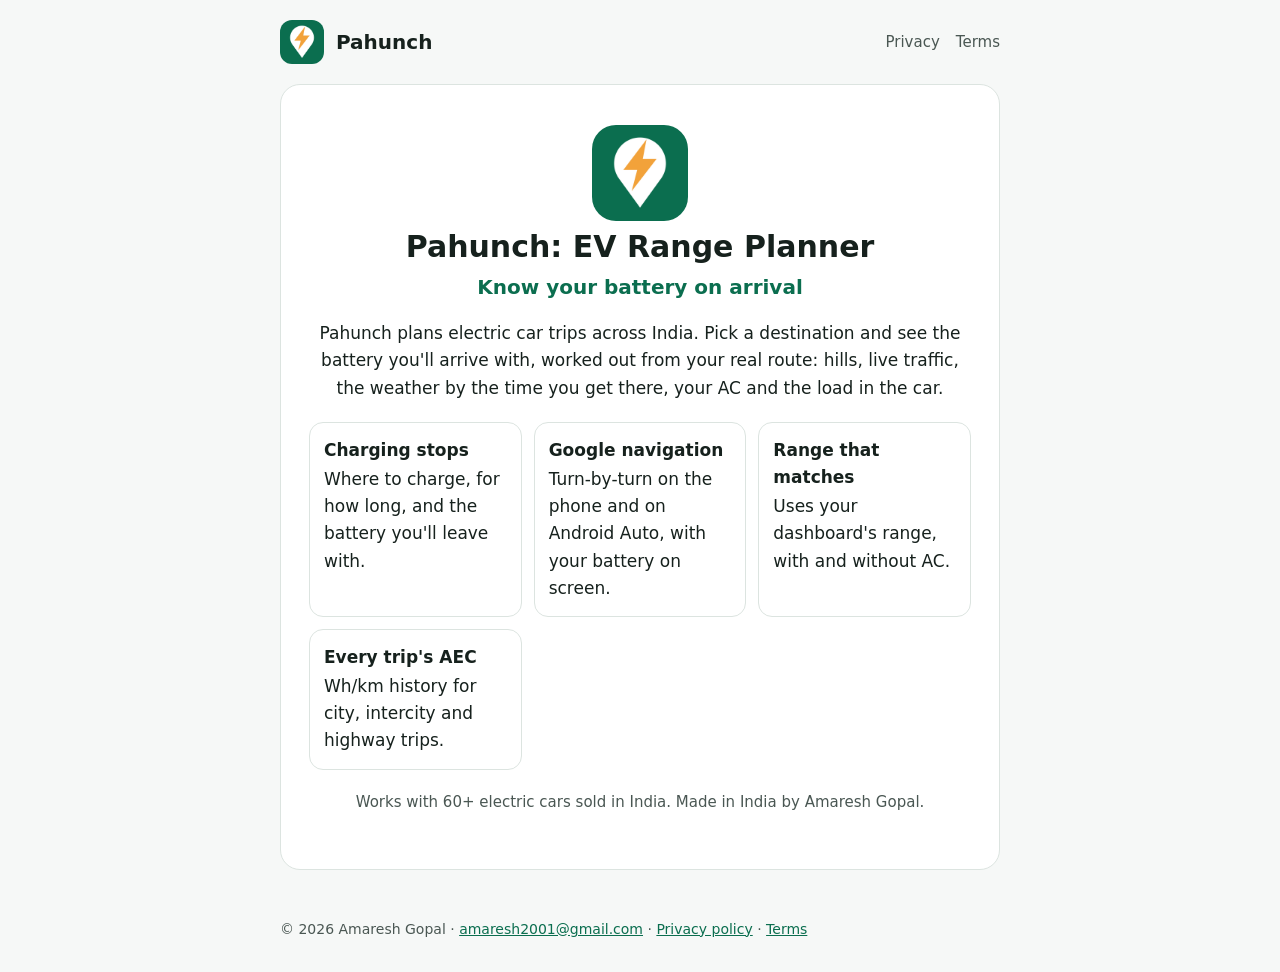
<file: index.html>
<!doctype html>
<html lang="en">
<head>
<meta charset="utf-8">
<meta name="viewport" content="width=device-width, initial-scale=1">
<title>Pahunch: EV Range Planner</title>
<meta name="description" content="Know your EV battery on arrival. Plans charging stops for Indian roads.">
<link rel="icon" href="icon.png">
<link rel="apple-touch-icon" href="icon-180.png">
<link rel="stylesheet" href="style.css">
</head>
<body>
<header><img src="icon.png" alt=""><a href="./">Pahunch</a>
<nav><a href="privacy.html">Privacy</a><a href="terms.html">Terms</a></nav></header>
<main>
<div class="card hero">
<img src="icon.png" alt="Pahunch icon">
<h1>Pahunch: EV Range Planner</h1>
<p class="tag">Know your battery on arrival</p>
<p>Pahunch plans electric car trips across India. Pick a destination and see the battery you'll arrive with, worked out from your real route: hills, live traffic, the weather by the time you get there, your AC and the load in the car.</p>
<div class="features">
<div><b>Charging stops</b>Where to charge, for how long, and the battery you'll leave with.</div>
<div><b>Google navigation</b>Turn-by-turn on the phone and on Android Auto, with your battery on screen.</div>
<div><b>Range that matches</b>Uses your dashboard's range, with and without AC.</div>
<div><b>Every trip's AEC</b>Wh/km history for city, intercity and highway trips.</div>
</div>
<p class="muted" style="margin-top:20px">Works with 60+ electric cars sold in India. Made in India by Amaresh Gopal.</p>
</div>
</main>
<footer>© 2026 Amaresh Gopal · <a href="mailto:amaresh2001@gmail.com">amaresh2001@gmail.com</a> · <a href="privacy.html">Privacy policy</a> · <a href="terms.html">Terms</a></footer>
</body>
</html>
</file>
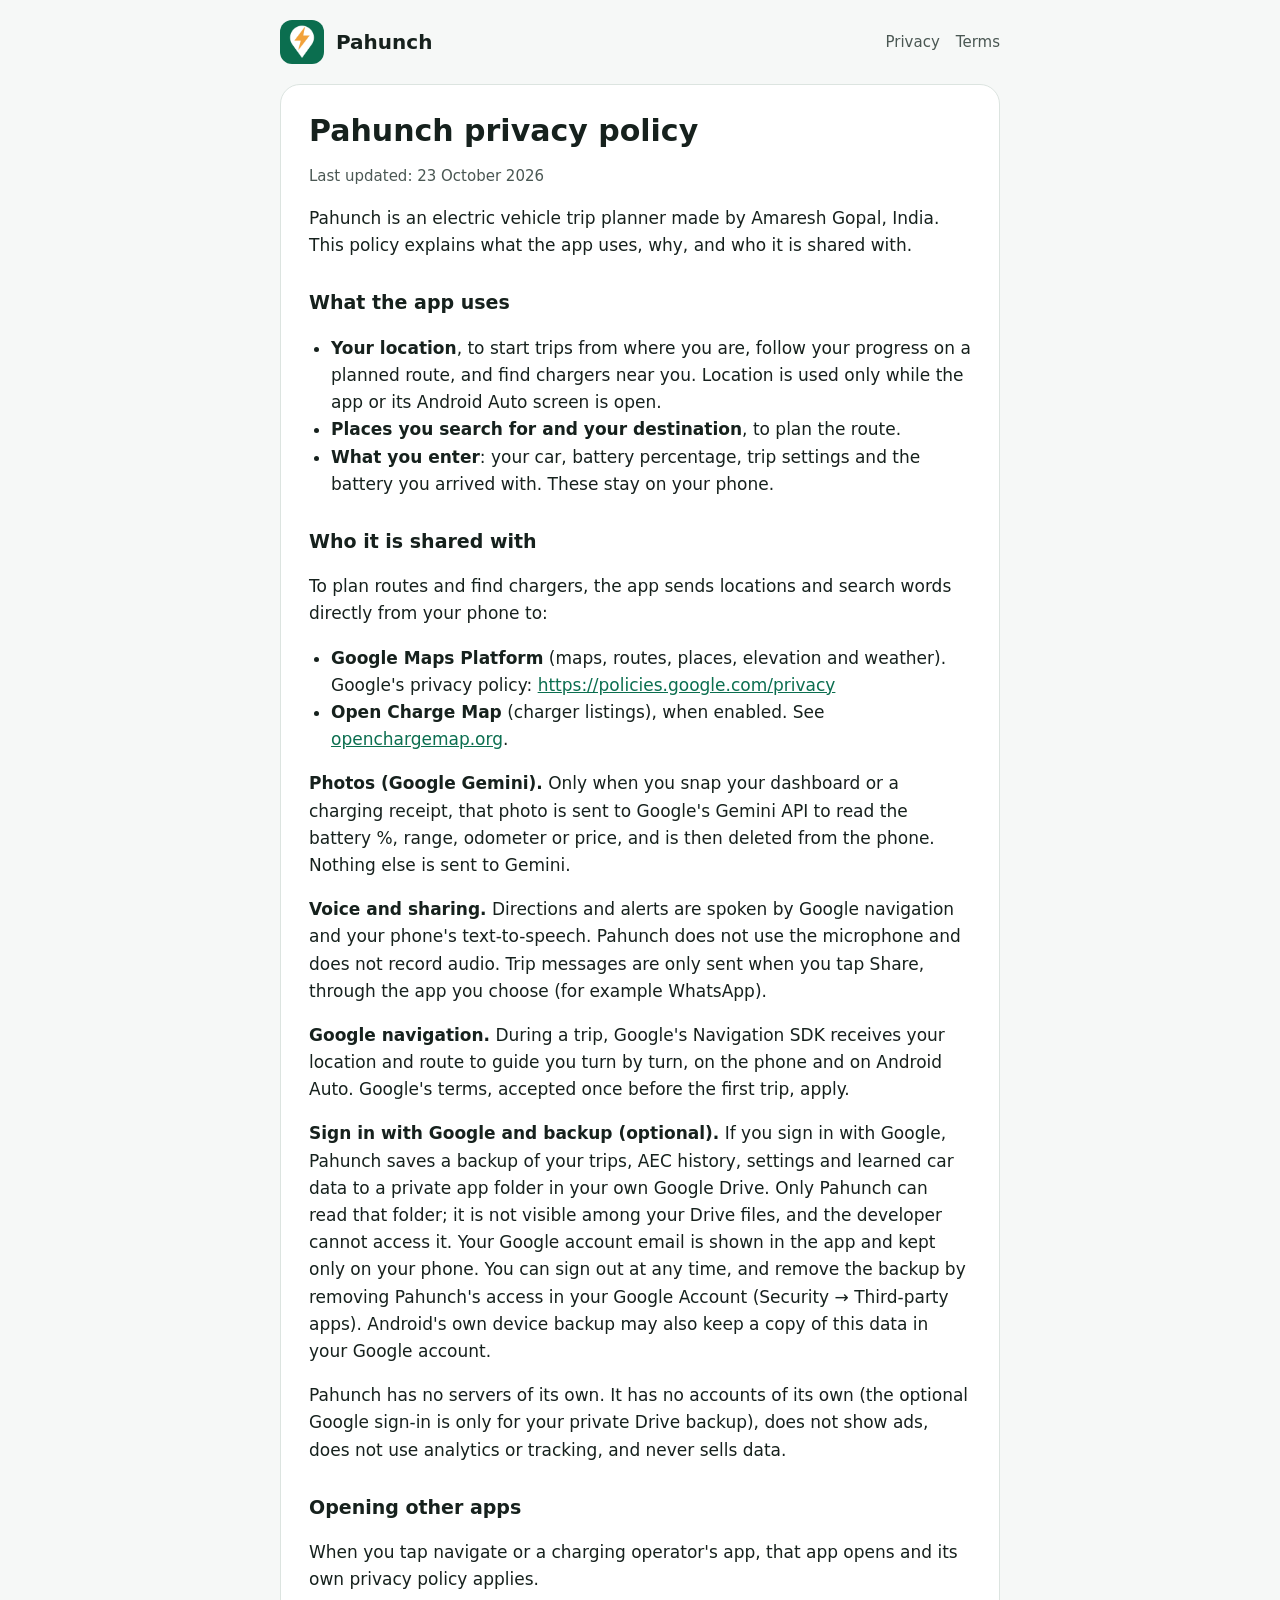
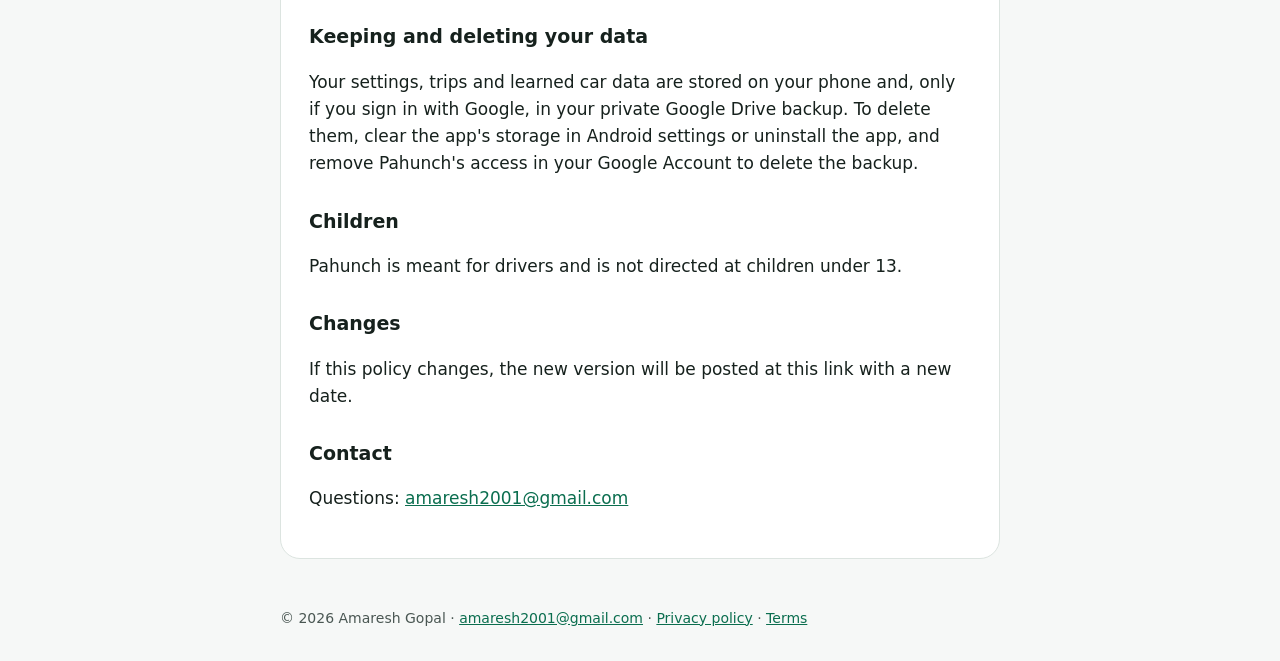
<file: privacy.html>
<!doctype html>
<html lang="en">
<head>
<meta charset="utf-8">
<meta name="viewport" content="width=device-width, initial-scale=1">
<title>Pahunch privacy policy</title>
<meta name="description" content="How the Pahunch app uses your data.">
<link rel="icon" href="icon.png">
<link rel="apple-touch-icon" href="icon-180.png">
<link rel="stylesheet" href="style.css">
</head>
<body>
<header><img src="icon.png" alt=""><a href="./">Pahunch</a>
<nav><a href="privacy.html">Privacy</a><a href="terms.html">Terms</a></nav></header>
<main>
<div class="card">
<h1>Pahunch privacy policy</h1>
<p class="muted">Last updated: 23 October 2026</p>
<p>Pahunch is an electric vehicle trip planner made by Amaresh Gopal, India. This policy explains what the app uses, why, and who it is shared with.</p>
<h2>What the app uses</h2>
<ul>
<li><b>Your location</b>, to start trips from where you are, follow your progress on a planned route, and find chargers near you. Location is used only while the app or its Android Auto screen is open.</li>
<li><b>Places you search for and your destination</b>, to plan the route.</li>
<li><b>What you enter</b>: your car, battery percentage, trip settings and the battery you arrived with. These stay on your phone.</li>
</ul>
<h2>Who it is shared with</h2>
<p>To plan routes and find chargers, the app sends locations and search words directly from your phone to:</p>
<ul>
<li><b>Google Maps Platform</b> (maps, routes, places, elevation and weather). Google's privacy policy: <a href="https://policies.google.com/privacy">https://policies.google.com/privacy</a></li>
<li><b>Open Charge Map</b> (charger listings), when enabled. See <a href="https://openchargemap.org">openchargemap.org</a>.</li>
</ul>
<p><b>Photos (Google Gemini).</b> Only when you snap your dashboard or a charging receipt, that photo is sent to Google's Gemini API to read the battery %, range, odometer or price, and is then deleted from the phone. Nothing else is sent to Gemini.</p>
<p><b>Voice and sharing.</b> Directions and alerts are spoken by Google navigation and your phone's text-to-speech. Pahunch does not use the microphone and does not record audio. Trip messages are only sent when you tap Share, through the app you choose (for example WhatsApp).</p>
<p><b>Google navigation.</b> During a trip, Google's Navigation SDK receives your location and route to guide you turn by turn, on the phone and on Android Auto. Google's terms, accepted once before the first trip, apply.</p>
<p><b>Sign in with Google and backup (optional).</b> If you sign in with Google, Pahunch saves a backup of your trips, AEC history, settings and learned car data to a private app folder in your own Google Drive. Only Pahunch can read that folder; it is not visible among your Drive files, and the developer cannot access it. Your Google account email is shown in the app and kept only on your phone. You can sign out at any time, and remove the backup by removing Pahunch's access in your Google Account (Security → Third-party apps). Android's own device backup may also keep a copy of this data in your Google account.</p>
<p>Pahunch has no servers of its own. It has no accounts of its own (the optional Google sign-in is only for your private Drive backup), does not show ads, does not use analytics or tracking, and never sells data.</p>
<h2>Opening other apps</h2>
<p>When you tap navigate or a charging operator's app, that app opens and its own privacy policy applies.</p>
<h2>Keeping and deleting your data</h2>
<p>Your settings, trips and learned car data are stored on your phone and, only if you sign in with Google, in your private Google Drive backup. To delete them, clear the app's storage in Android settings or uninstall the app, and remove Pahunch's access in your Google Account to delete the backup.</p>
<h2>Children</h2>
<p>Pahunch is meant for drivers and is not directed at children under 13.</p>
<h2>Changes</h2>
<p>If this policy changes, the new version will be posted at this link with a new date.</p>
<h2>Contact</h2>
<p>Questions: <a href="mailto:amaresh2001@gmail.com">amaresh2001@gmail.com</a></p>
</div>
</main>
<footer>© 2026 Amaresh Gopal · <a href="mailto:amaresh2001@gmail.com">amaresh2001@gmail.com</a> · <a href="privacy.html">Privacy policy</a> · <a href="terms.html">Terms</a></footer>
</body>
</html>
</file>
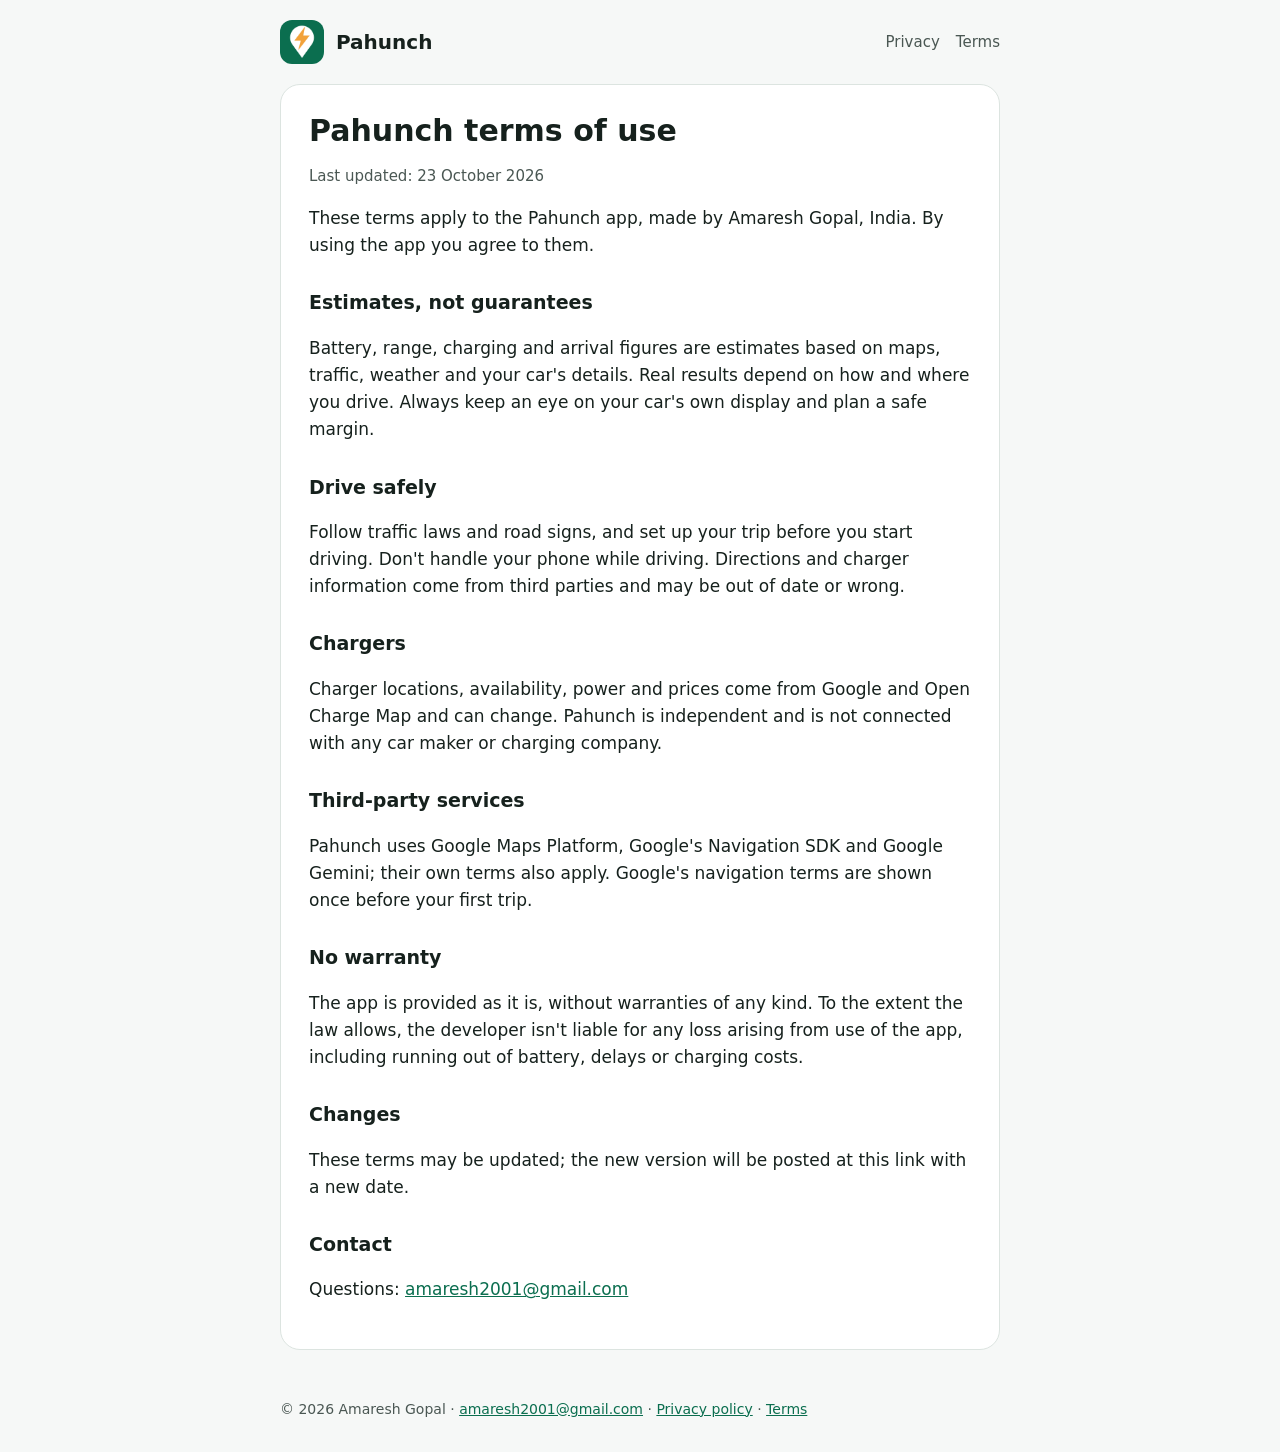
<file: terms.html>
<!doctype html>
<html lang="en">
<head>
<meta charset="utf-8">
<meta name="viewport" content="width=device-width, initial-scale=1">
<title>Pahunch terms of use</title>
<meta name="description" content="Terms of use for the Pahunch app.">
<link rel="icon" href="icon.png">
<link rel="apple-touch-icon" href="icon-180.png">
<link rel="stylesheet" href="style.css">
</head>
<body>
<header><img src="icon.png" alt=""><a href="./">Pahunch</a>
<nav><a href="privacy.html">Privacy</a><a href="terms.html">Terms</a></nav></header>
<main>
<div class="card">
<h1>Pahunch terms of use</h1>
<p class="muted">Last updated: 23 October 2026</p>
<p>These terms apply to the Pahunch app, made by Amaresh Gopal, India. By using the app you agree to them.</p>
<h2>Estimates, not guarantees</h2>
<p>Battery, range, charging and arrival figures are estimates based on maps, traffic, weather and your car's details. Real results depend on how and where you drive. Always keep an eye on your car's own display and plan a safe margin.</p>
<h2>Drive safely</h2>
<p>Follow traffic laws and road signs, and set up your trip before you start driving. Don't handle your phone while driving. Directions and charger information come from third parties and may be out of date or wrong.</p>
<h2>Chargers</h2>
<p>Charger locations, availability, power and prices come from Google and Open Charge Map and can change. Pahunch is independent and is not connected with any car maker or charging company.</p>
<h2>Third-party services</h2>
<p>Pahunch uses Google Maps Platform, Google's Navigation SDK and Google Gemini; their own terms also apply. Google's navigation terms are shown once before your first trip.</p>
<h2>No warranty</h2>
<p>The app is provided as it is, without warranties of any kind. To the extent the law allows, the developer isn't liable for any loss arising from use of the app, including running out of battery, delays or charging costs.</p>
<h2>Changes</h2>
<p>These terms may be updated; the new version will be posted at this link with a new date.</p>
<h2>Contact</h2>
<p>Questions: <a href="mailto:amaresh2001@gmail.com">amaresh2001@gmail.com</a></p>
</div>
</main>
<footer>© 2026 Amaresh Gopal · <a href="mailto:amaresh2001@gmail.com">amaresh2001@gmail.com</a> · <a href="privacy.html">Privacy policy</a> · <a href="terms.html">Terms</a></footer>
</body>
</html>
</file>
<file: style.css>
:root{--bg:#F6F8F7;--card:#FFFFFF;--ink:#16211D;--soft:#4A5753;--brand:#0B6E4F;--accent:#F2A23A;--line:#DCE4E0;color-scheme:light}
@media (prefers-color-scheme:dark){:root{--bg:#0F1614;--card:#18221F;--ink:#ECF2EF;--soft:#A3B3AD;--brand:#5ED3A6;--accent:#F2A23A;--line:#2A3833;color-scheme:dark}}
*{box-sizing:border-box}
body{margin:0;background:var(--bg);color:var(--ink);font:17px/1.6 system-ui,-apple-system,"Segoe UI",Roboto,sans-serif}
header{display:flex;align-items:center;gap:12px;max-width:760px;margin:0 auto;padding:20px}
header img{width:44px;height:44px;border-radius:12px}
header a{color:var(--ink);text-decoration:none;font-weight:700;font-size:20px}
nav{margin-left:auto;display:flex;gap:16px;font-size:15px}
nav a{color:var(--soft);font-weight:500;font-size:15px}
main{max-width:760px;margin:0 auto;padding:0 20px 48px}
.card{background:var(--card);border:1px solid var(--line);border-radius:20px;padding:28px}
h1{font-size:30px;line-height:1.2;margin:0 0 6px}
h2{font-size:19px;margin:28px 0 6px}
p,li{color:var(--ink)}
.muted{color:var(--soft);font-size:15px}
a{color:var(--brand)}
ul{padding-left:22px}
.hero{text-align:center;padding:40px 28px}
.hero img{width:96px;height:96px;border-radius:24px}
.tag{color:var(--brand);font-weight:600;font-size:20px;margin:4px 0 16px}
.features{display:grid;grid-template-columns:repeat(auto-fit,minmax(200px,1fr));gap:12px;margin-top:20px;text-align:left}
.features div{border:1px solid var(--line);border-radius:14px;padding:14px}
.features b{display:block;margin-bottom:2px}
footer{max-width:760px;margin:0 auto;padding:0 20px 32px;color:var(--soft);font-size:14px}
</file>
